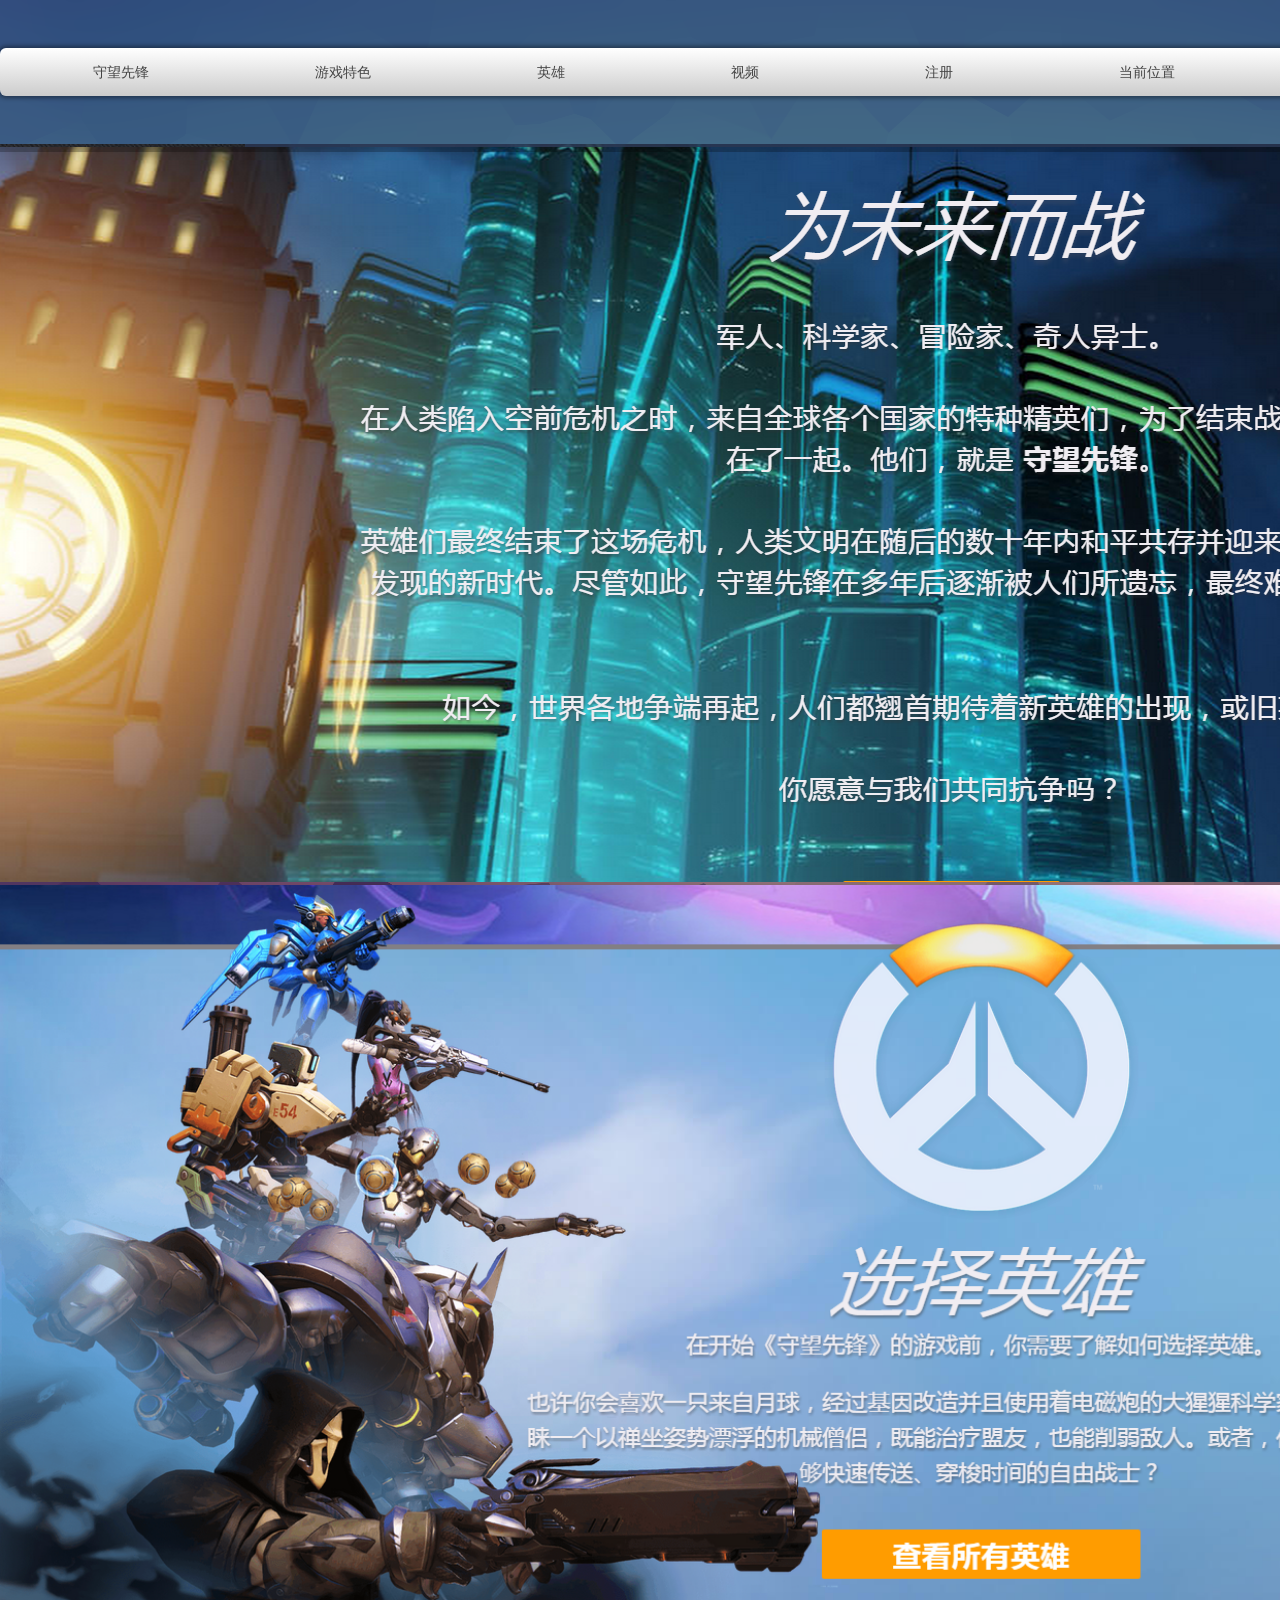
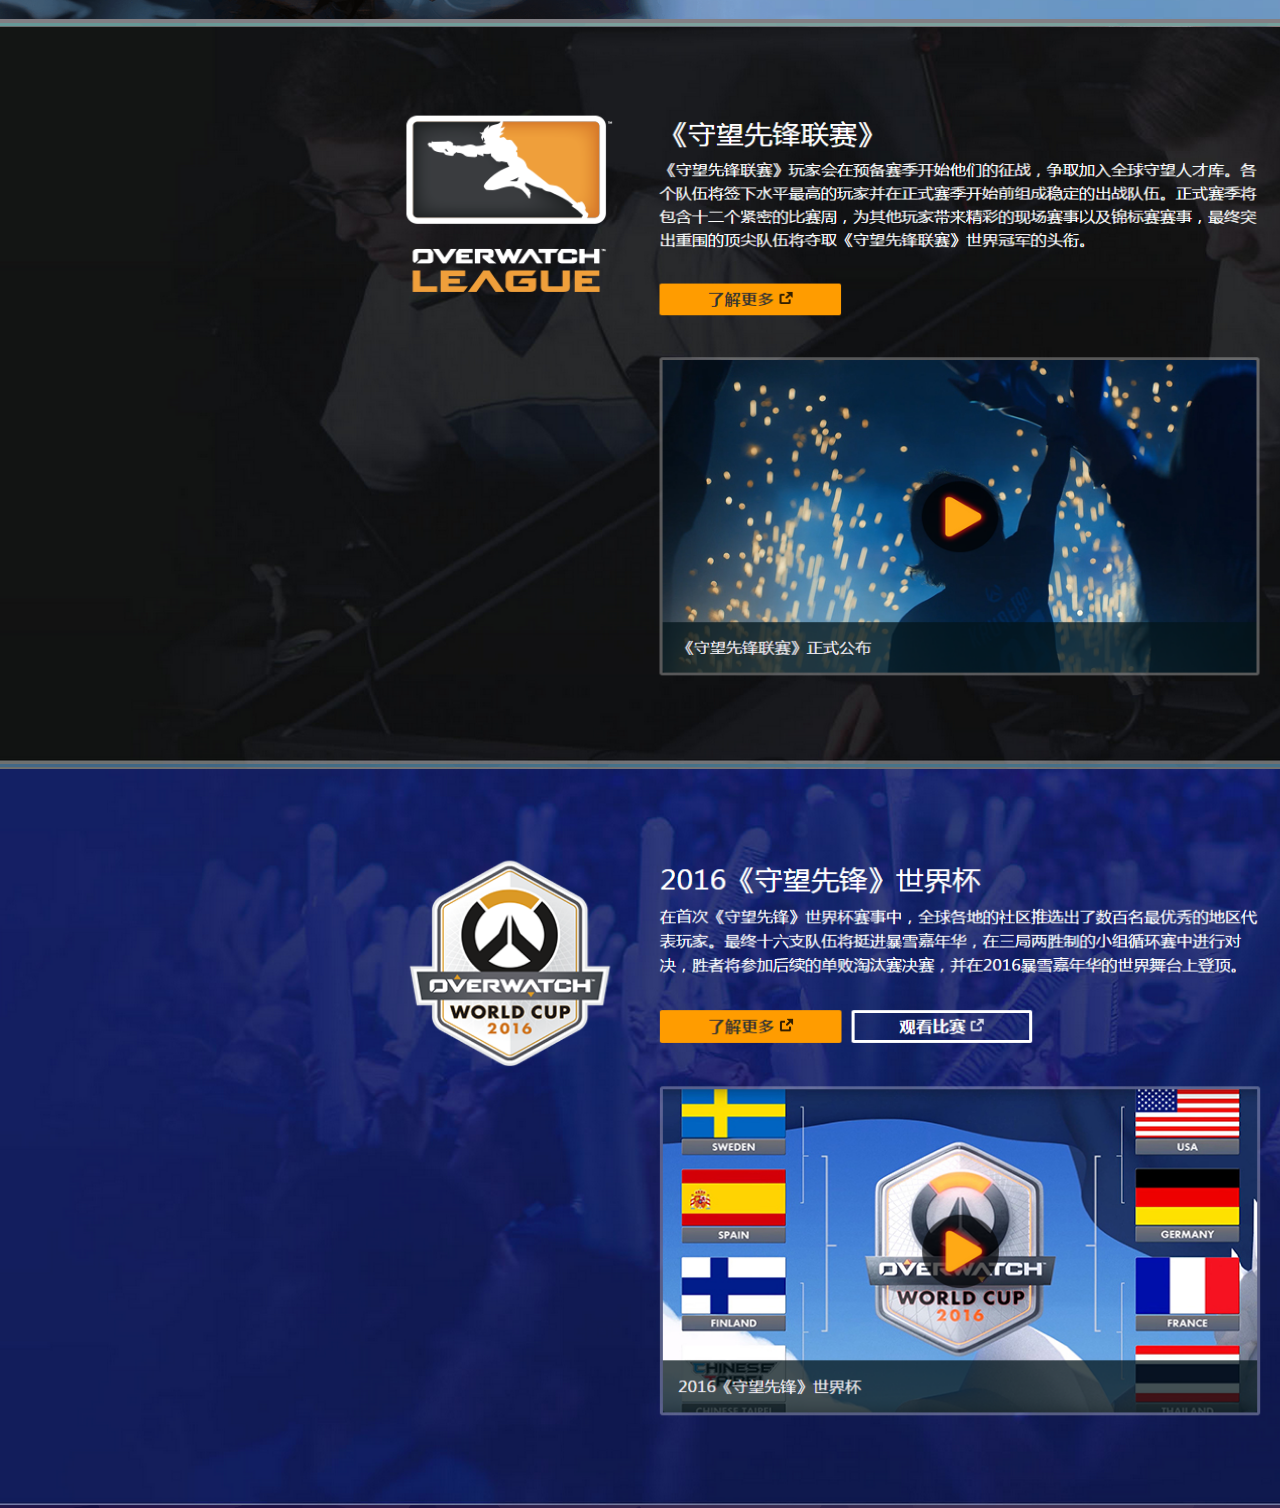
<file: index.html>
<!DOCTYPE html>
<html lang="en">
	<head>
		<meta charset="utf-8">
		<title>首页</title>

	</head>
    
<body>





	<div class="wrap">
		<!--//导航条 -->
		<link href="style.css" media="screen" rel="stylesheet"/>
	<nav>
		<ul class="menu">
			<li><a href="HTML5课程设计.html" >守望先锋</a></li>
			<li><a href="#">游戏特色</a>
				<ul>
					<li><a href="#">电子竞技</a></li>
                    <li><a href="#">地图</a></li>
				</ul>
			</li>
			<li><a href="#">英雄</a>
				<ul>
					<li><a href="#">英雄介绍</a></li>
					<li><a href="#">英雄分析</a></li>
				</ul>
			</li>
			<li><a href="#">视频</a>
				<ul>
					<li><a href="video.html">视频介绍</a></li>
					<li><a href="video2.html">精彩集锦</a></li>
				</ul>
			</li>
			<li><a href="#">注册</a>
				<ul>
					<li><a href="zhuce.html">会员注册</a></li>
					<li><a href="2.html">挑选英雄</a></li>
				</ul>
			</li>
			<li><a href="#">当前位置</a>
				<ul>
					<li><a href="geolocation.html">地理定位</a></li>
				</ul>
			</li>
			</ul>

		<div class="clearfix"></div>
	</nav>
	</div>
	<!--//导航条 -->
    <div><a href="qiehuan.html"></a></div>
    <div>
    <img src="photo1.PNG" width="1920" height="738" />
    <img src="photo2.PNG" width="1920" height="738" />
    <img src="photo3.PNG" width="1920" height="738" />
    <img src="photo4.PNG" width="1920" height="738" />
    </div>
</body>


</html>
</file>
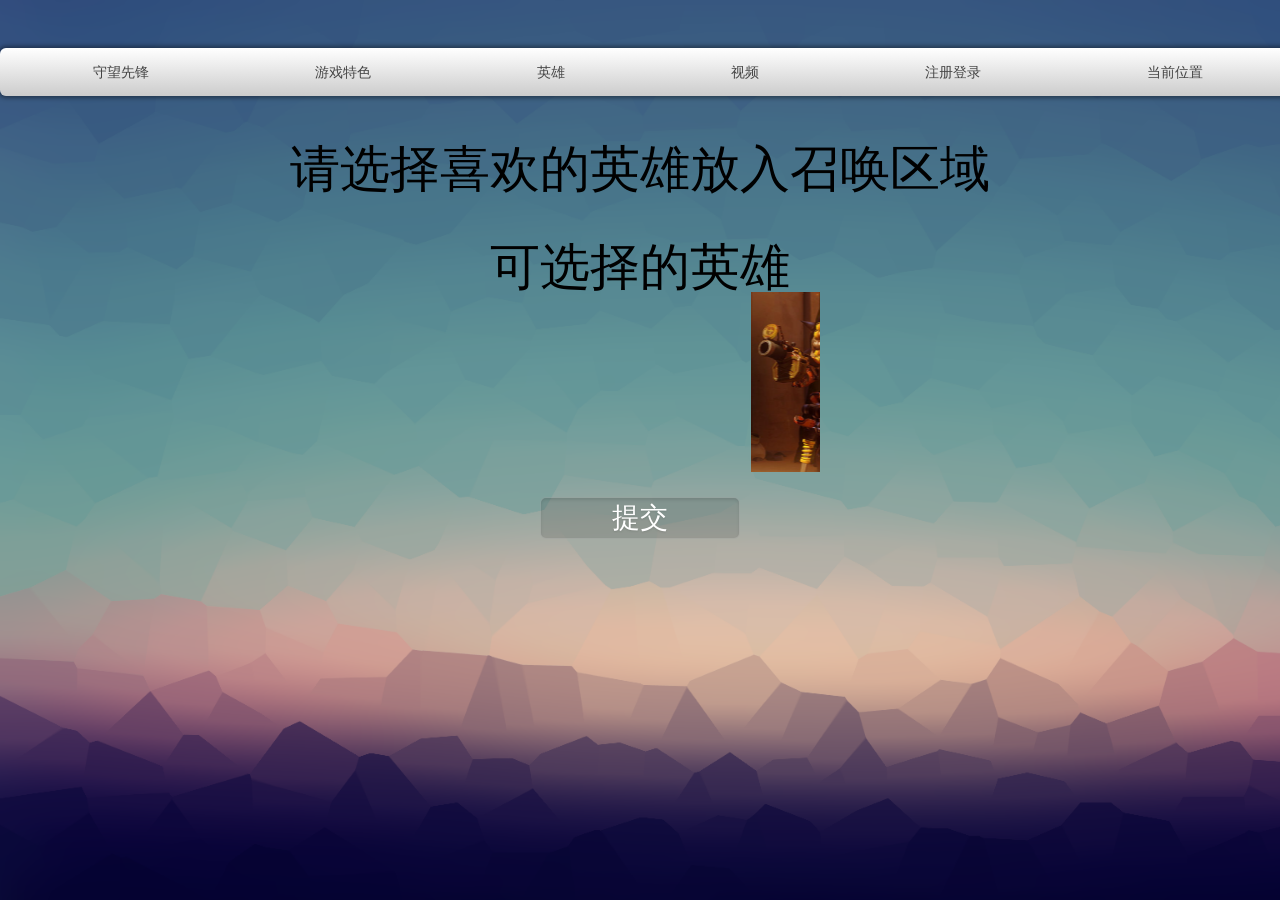
<file: 2.html>
<html>
<head>
<title>选择喜欢的英雄</title> 
<style type="text/css">
body{background-image:url(image/D.jpg);
background-size:cover; 
}

button {
    width: 200px;
    height: 42px;
    margin-top: 25px;
    padding: 0 15px;
    background: #2d2d2d; /* browsers that don't support rgba */
    background: rgba(45,45,45,.15);
    -moz-border-radius: 6px;
    -webkit-border-radius: 6px;
    border-radius: 6px;
    border: 1px solid #3d3d3d; /* browsers that don't support rgba */
    border: 1px solid rgba(255,255,255,.15);
    -moz-box-shadow: 0 2px 3px 0 rgba(0,0,0,.1) inset;
    -webkit-box-shadow: 0 2px 3px 0 rgba(0,0,0,.1) inset;
    box-shadow: 0 2px 3px 0 rgba(0,0,0,.1) inset;
    font-family: 'PT Sans', Helvetica, Arial, sans-serif;
    font-size: 28px;
    color: #FFF;
    text-shadow: 0 1px 2px rgba(0,0,0,.1);
    -o-transition: all .2s;
    -moz-transition: all .2s;
    -webkit-transition: all .2s;
    -ms-transition: all .2s;
}



</style>
<script>
function dragIt(target, e) {
    e.dataTransfer.setData('SpanImg', target.id);
}
function dropIt(target, e) {
    var id = e.dataTransfer.getData('SpanImg');
    target.appendChild(document.getElementById(id)); 
    e.preventDefault();
}
function trashIt(target, e) {
    var id = e.dataTransfer.getData('SpanImg');
    removeElement(id);
    e.preventDefault();
}
function removeElement(id)	{
    var d_node = document.getElementById(id);
    d_node.parentNode.removeChild(d_node);
}


	var speed=100; //设置滚动速度
	demo2.innerHTML=demo1.innerHTML //复制dome1为dome2
	function Marquee(){
	if(demo2.offsetTop-demo.scrollTop<=0) //当滚动至dome1与dome2交界时
	demo.scrollTop-=demo1.offsetHeight //dome跳到最顶端
	else{
	demo.scrollTop++
	}
	}
	var MyMar=setInterval(Marquee,speed) //设置定时器
	demo.onmouseover=function() {clearInterval(MyMar)}//鼠标移上时清除定时器达到滚动停止的目的
	demo.onmouseout=function() {MyMar=setInterval(Marquee,speed)}//鼠标移开时重设定时器，继续滚
	
	function tishi(){
		alert("操作成功")}
</script>
<script type="text/javascript">
var cnt=document.getElementById('container');
</script>
</head>
<body>
	<div class="wrap">
		<!--//导航条 -->
		<link href="style.css" media="screen" rel="stylesheet"/>
	<nav>
		<ul class="menu">
			<li><a href="logo.html" >守望先锋</a></li>
			<li><a href="#">游戏特色</a>
				<ul>
					<li><a href="3.html">电子竞技</a></li>
                    <li><a href="qiehuan.html">地图</a></li>
				</ul>
			</li>
			<li><a href="#">英雄</a>
				<ul>
					<li><a href="yingxiong.html">英雄介绍</a></li>
					<li><a href="#">英雄分析</a></li>
				</ul>
			</li>
			<li><a href="#">视频</a>
				<ul>
					<li><a href="video.html">视频介绍</a></li>
					<li><a href="video2.html">精彩集锦</a></li>
				</ul>
			</li>
			<li><a href="#">注册登录</a>
				<ul>
					<li><a href="zhuce.html">会员注册</a></li>
                    <li><a href="denglu.html">会员登录</a></li>
					<li><a href="2.html">挑选英雄</a></li>
				</ul>
			</li>
			<li><a href="#">当前位置</a>
				<ul>
					<li><a href="geolocation.html">地理定位</a></li>
				</ul>
			</li>
			</ul>

		<div class="clearfix"></div>
	</nav>
	</div>
<center>

<div width="100%" border="1" cellspacing=0 cellpadding=5>

			<p style="font-size:50px">请选择喜欢的英雄放入召唤区域</p>


	
		<div id="container" align="center" id="customA" ondrop="dropIt(this, event)" ondragenter="return false" ondragover="return false">    



			<span draggable="true" id="A" ondragstart="dragIt(this, event)">&nbsp;</span>
		</div>

	
    	
		    
			
		

	
</div>
<br>
<br>
<table width="100%" border="0" cellspacing=0 cellpadding=5 >
	<tr>
		<td align="center">
			<p style="font-size:50px">可选择的英雄</p>
		</td>
	</tr>
	<tr>
		<td  align="center" width="360" height="180" valign="bottom" align="left" id="holder" ondrop="dropIt(this, event)" ondragenter="return false" ondragover="return false">
        <marquee behavior='scroll' scrollamount="5" loop="-1" direction="left" width="360" height="180" scrolldelay="0" onMouseOver="this.stop()" onMouseOut="this.start()">
			<span draggable="true" id="1" ondragstart="dragIt(this, event)"><img src="image/1.jpg" style="width:180px;height:180px"></span>
			<span draggable="true" id="2" ondragstart="dragIt(this, event)"><img src="image/2.jpg" style="width:180px;height:180px"></span>
			<span draggable="true" id="3" ondragstart="dragIt(this, event)"><img src="image/3.jpg" style="width:180px;height:180px"></span>
			<span draggable="true" id="4" ondragstart="dragIt(this, event)"><img src="image/4.jpg" style="width:180px;height:180px"></span> 
			<span draggable="true" id="5" ondragstart="dragIt(this, event)"><img src="image/5.jpg" style="width:180px;height:180px"></span> 
			<span draggable="true" id="6" ondragstart="dragIt(this, event)"><img src="image/6.jpg"  style="width:180px;height:180px"></span> 
			<span draggable="true" id="7" ondragstart="dragIt(this, event)"><img src="image/7.jpg" style="width:180px;height:180px"></span> 
			<span draggable="true" id="8" ondragstart="dragIt(this, event)"><img src="image/8.jpg"  style="width:180px;height:180px"></span> 
			<span draggable="true" id="9" ondragstart="dragIt(this, event)"><img src="image/9.jpg" style="width:180px;height:180px"></span> 
			<span draggable="true" id="10" ondragstart="dragIt(this, event)"><img src="image/10.jpg"  style="width:180px;height:180px"></span> 
			<span draggable="true" id="11" ondragstart="dragIt(this, event)"><img src="image/11.jpg"  style="width:180px;height:180px"></span>  
            <span draggable="true" id="11" ondragstart="dragIt(this, event)"><img src="image/12.jpg" style="width:180px;height:180px"></span>  
            <span draggable="true" id="11" ondragstart="dragIt(this, event)"><img src="image/13.jpg" style="width:180px;height:180px"></span>  
            <span draggable="true" id="11" ondragstart="dragIt(this, event)"><img src="image/14.jpg" style="width:180px;height:180px"></span>  
            <span draggable="true" id="11" ondragstart="dragIt(this, event)"><img src="image/15.jpg" style="width:180px;height:180px"></span>  
            <span draggable="true" id="11" ondragstart="dragIt(this, event)"><img src="image/16.png"  style="width:180px;height:180px"></span>  
            <span draggable="true" id="11" ondragstart="dragIt(this, event)"><img src="image/17.jpg" style="width:180px;height:180px"></span>  
            <span draggable="true" id="11" ondragstart="dragIt(this, event)"><img src="image/18.jpg" style="width:180px;height:180px"></span>  
            <span draggable="true" id="11" ondragstart="dragIt(this, event)"><img src="image/19.jpg" style="width:180px;height:180px"></span>  
            <span draggable="true" id="11" ondragstart="dragIt(this, event)"><img src="image/20.jpg" style="width:180px;height:180px"></span>  
            <span draggable="true" id="11" ondragstart="dragIt(this, event)"><img src="image/21.jpg" style="width:180px;height:180px"></span>  
            <span draggable="true" id="11" ondragstart="dragIt(this, event)"><img src="image/22.jpg" style="width:180px;height:180px"></span>  
            </marquee>
		</td>

	</tr>
    <tr><td align="center"><button type="submit" name="button" onClick="tishi()">提交</td></tr>
</table>
</center>
</body>
</html>
</file>
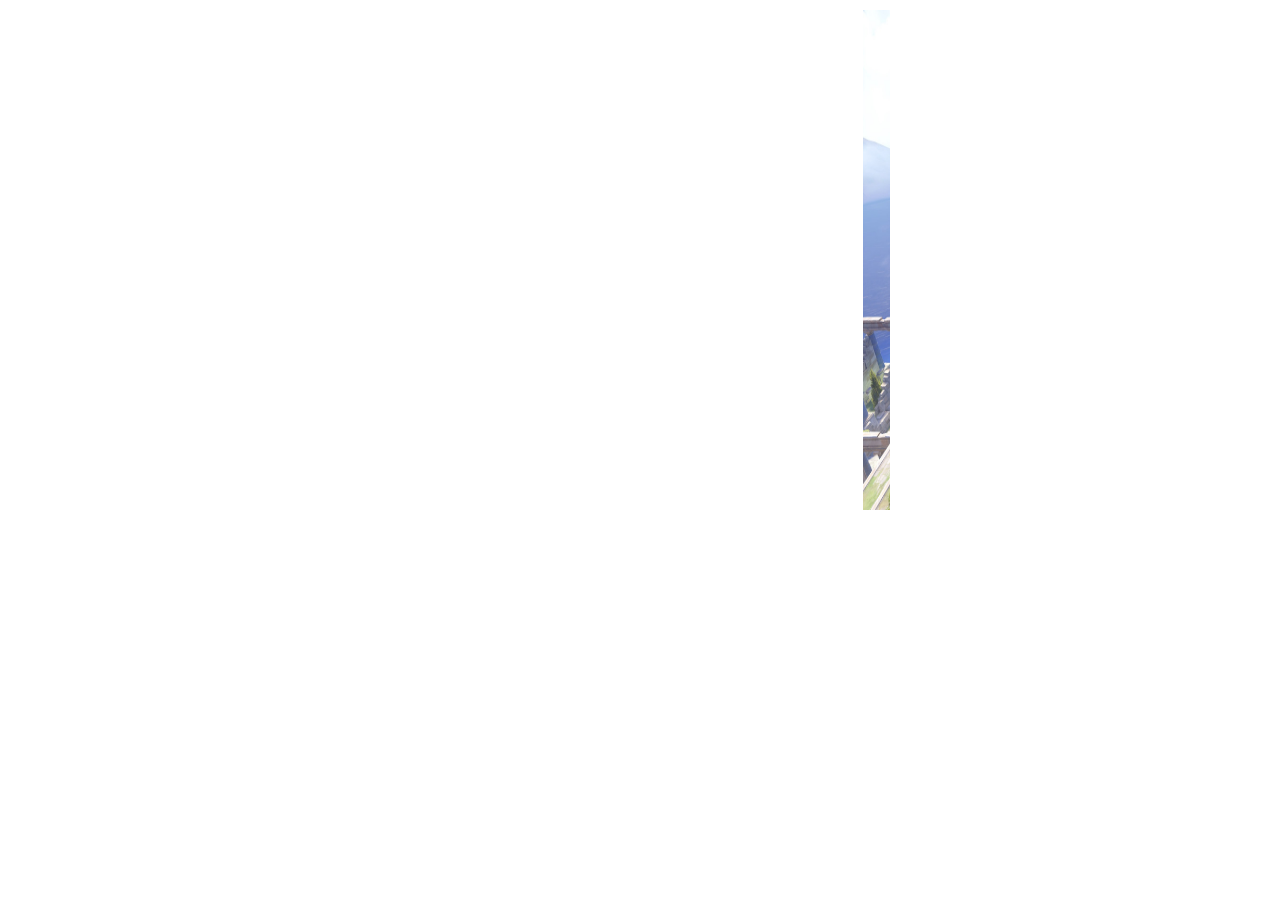
<file: gundong.html>
<!DOCTYPE html PUBLIC "-//W3C//DTD XHTML 1.0 Transitional//EN" "http://www.w3.org/TR/xhtml1/DTD/xhtml1-transitional.dtd">
<html xmlns="http://www.w3.org/1999/xhtml">
<head>
<SCRIPT language="JavaScript">
	var speed=80; //设置滚动速度
	demo2.innerHTML=demo1.innerHTML //复制dome1为dome2
	function Marquee(){
	if(demo2.offsetTop-demo.scrollTop<=0) //当滚动至dome1与dome2交界时
	demo.scrollTop-=demo1.offsetHeight //dome跳到最顶端
	else{
	demo.scrollTop++
	}
	}
	var MyMar=setInterval(Marquee,speed) //设置定时器
	demo.onmouseover=function() {clearInterval(MyMar)}//鼠标移上时清除定时器达到滚动停止的目的
	demo.onmouseout=function() {MyMar=setInterval(Marquee,speed)}//鼠标移开时重设定时器，继续滚动
</SCRIPT> 
</head>

<body >
<table align=center cellpadding=0 cellspace=0 border=0>
<tr>
<td height="186" valign="top"><marquee behavior='scroll' scrollamount="2" loop="-1" direction="left" width="500" height="500" scrolldelay="0" onmouseover="this.stop()" onmouseout="this.start()">
<img src="image/A.jpg" width="500" height="500" />
<img src="image/B.jpg" width="500" height="500" />
<img src="image/C.jpg" width="500" height="500"/>
</marquee></td></tr></table>
</body>
</html>
</file>
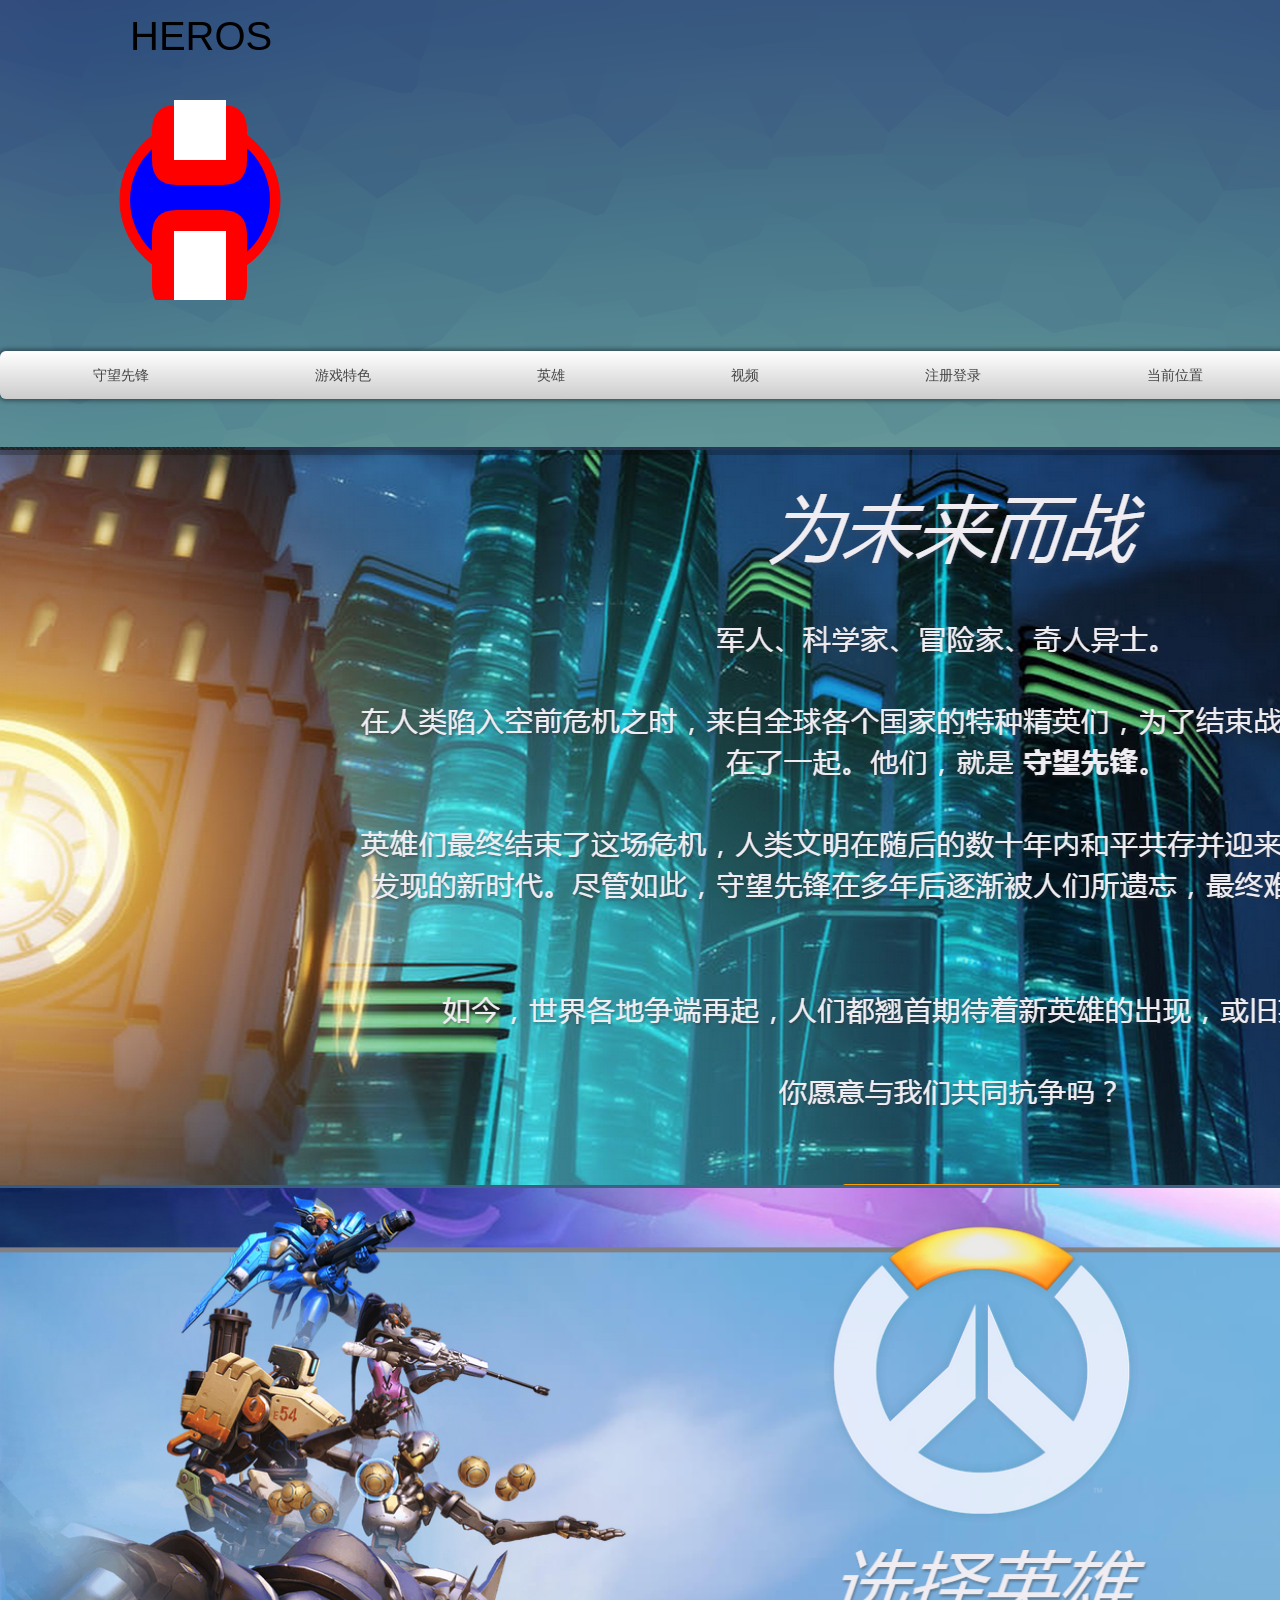
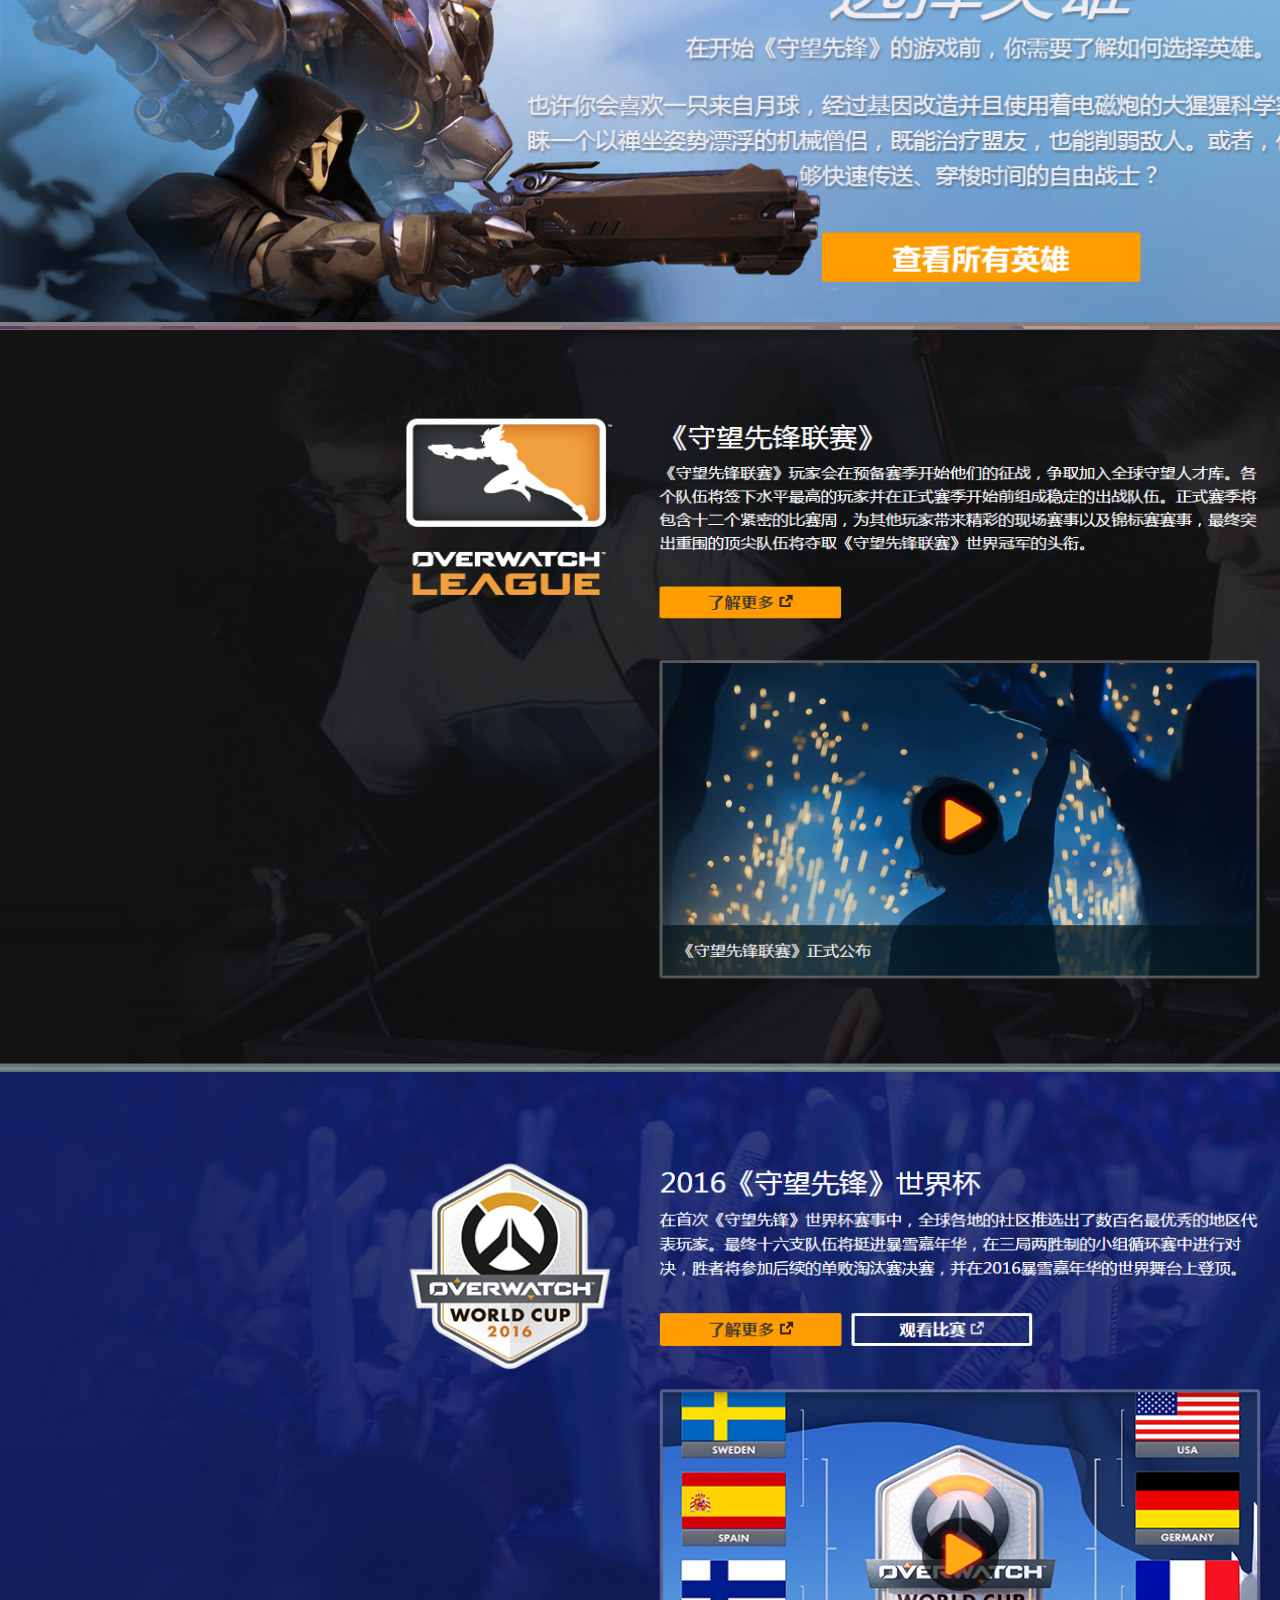
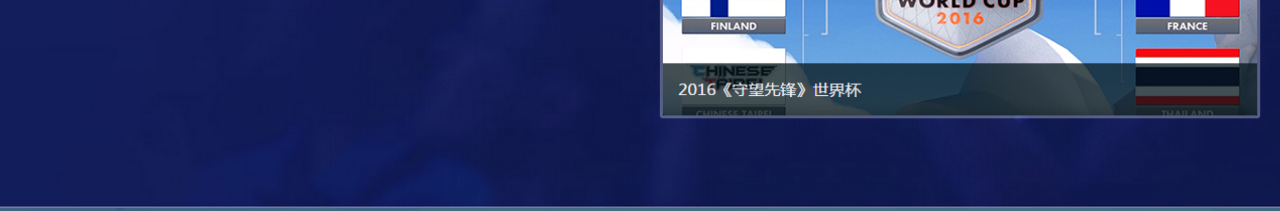
<file: logo.html>
<!doctype html>
<html>
<head>
<meta charset="gb2312">

	<script type="text/javascript">
	function draw(){
		var ctx = document.getElementById('mycanvas').getContext("2d");
		ctx.font="40px Arial";
		ctx.fillText("HEROS",130,50);
		ctx.beginPath();
		
		//�⻷
		ctx.beginPath();
		ctx.strokeStyle="#ff0000";
		ctx.arc(200,200,80,0,Math.PI*2,false);
		ctx.fillStyle="#ff0000";
		ctx.stroke();
		ctx.fill();
		ctx.beginPath();
		ctx.arc(200,200,70,0,Math.PI*2,false);
		ctx.stroke();
		ctx.fillStyle="blue";
		ctx.fill();
		
		//��������Ŀڣ���Բ�Ǿ��Σ�
		ctx.beginPath();
		ctx.fillStyle="red";
		roundRect(ctx,152,105,95,80,25,true,false);
		ctx.beginPath();
		//��־����ġ��ڡ�
		ctx.fillStyle="#FFFFFF";
		ctx.fillRect(174,100,52,60);
		ctx.beginPath();

		//����������Ŀڣ���Բ�Ǿ��Σ�
		ctx.fillStyle="red";
		roundRect(ctx,152,210,95,100,25,true,false);
		ctx.beginPath();
		//��־����ġ��ڡ�
		ctx.fillStyle="#FFFFFF";
		ctx.fillRect(174,231,52,100);
		ctx.beginPath();
}
	function roundRect(ctx, x, y, width, height, radius, fill, stroke) {
		if (typeof stroke == "undefined" ) {
			stroke = true;
		}
		if (typeof radius === "undefined") {
			radius = 5;
		}
		ctx.beginPath();
		ctx.moveTo(x + radius, y);
		ctx.lineTo(x + width - radius, y);
		ctx.quadraticCurveTo(x + width, y, x + width, y + radius);
		ctx.lineTo(x + width, y + height - radius);
		ctx.quadraticCurveTo(x + width, y + height, x + width - radius, y + height);
		ctx.lineTo(x + radius, y + height);
		ctx.quadraticCurveTo(x, y + height, x, y + height - radius);
		ctx.lineTo(x, y + radius);
		ctx.quadraticCurveTo(x, y, x + radius, y);
		ctx.closePath();
		if (stroke) {
			ctx.stroke();
		}
		if (fill) {
			ctx.fill();
		}        
	}


		window.addEventListener("load",draw,true);
	</script>

                                                                                                                                                                                                                       <!DOCTYPE html>
<html lang="en">
	<head>
		<meta charset="utf-8">
		<title>�����ȷ���ҳ</title>

	</head>
    
<body>


<canvas id="mycanvas" width="300px" height="300px"> 
</canvas>


	<div class="wrap">
		<!--//������ -->
		<link href="style.css" media="screen" rel="stylesheet"/>
	<nav>
		<ul class="menu">
			<li><a href="logo.html" >�����ȷ�</a></li>
			<li><a href="#">��Ϸ��ɫ</a>
				<ul>
					<li><a href="3.html">���Ӿ���</a></li>
                    <li><a href="qiehuan.html">��ͼ</a></li>
				</ul>
			</li>
			<li><a href="#">Ӣ��</a>
				<ul>
					<li><a href="yingxiong.html">Ӣ�۽���</a></li>
					<li><a href="#">Ӣ�۷���</a></li>
				</ul>
			</li>
			<li><a href="#">��Ƶ</a>
				<ul>
					<li><a href="video.html">��Ƶ����</a></li>
					<li><a href="video2.html">���ʼ���</a></li>
				</ul>
			</li>
			<li><a href="#">ע���¼</a>
				<ul>
					<li><a href="zhuce.html">��Աע��</a></li>
                    <li><a href="denglu.html">��Ա��¼</a></li>
					<li><a href="2.html">��ѡӢ��</a></li>
				</ul>
			</li>
			<li><a href="#">��ǰλ��</a>
				<ul>
					<li><a href="geolocation.html">������λ</a></li>
				</ul>
			</li>
			</ul>

		<div class="clearfix"></div>
	</nav>
	</div>
	<!--//������ -->
    
    <div>
    <img src="photo1.PNG" width="1920" height="738" />
    <img src="photo2.PNG" width="1920" height="738" />
    <img src="photo3.PNG" width="1920" height="738" />
    <img src="photo4.PNG" width="1920" height="738" />
    </div>
</body>


</html>
</file>
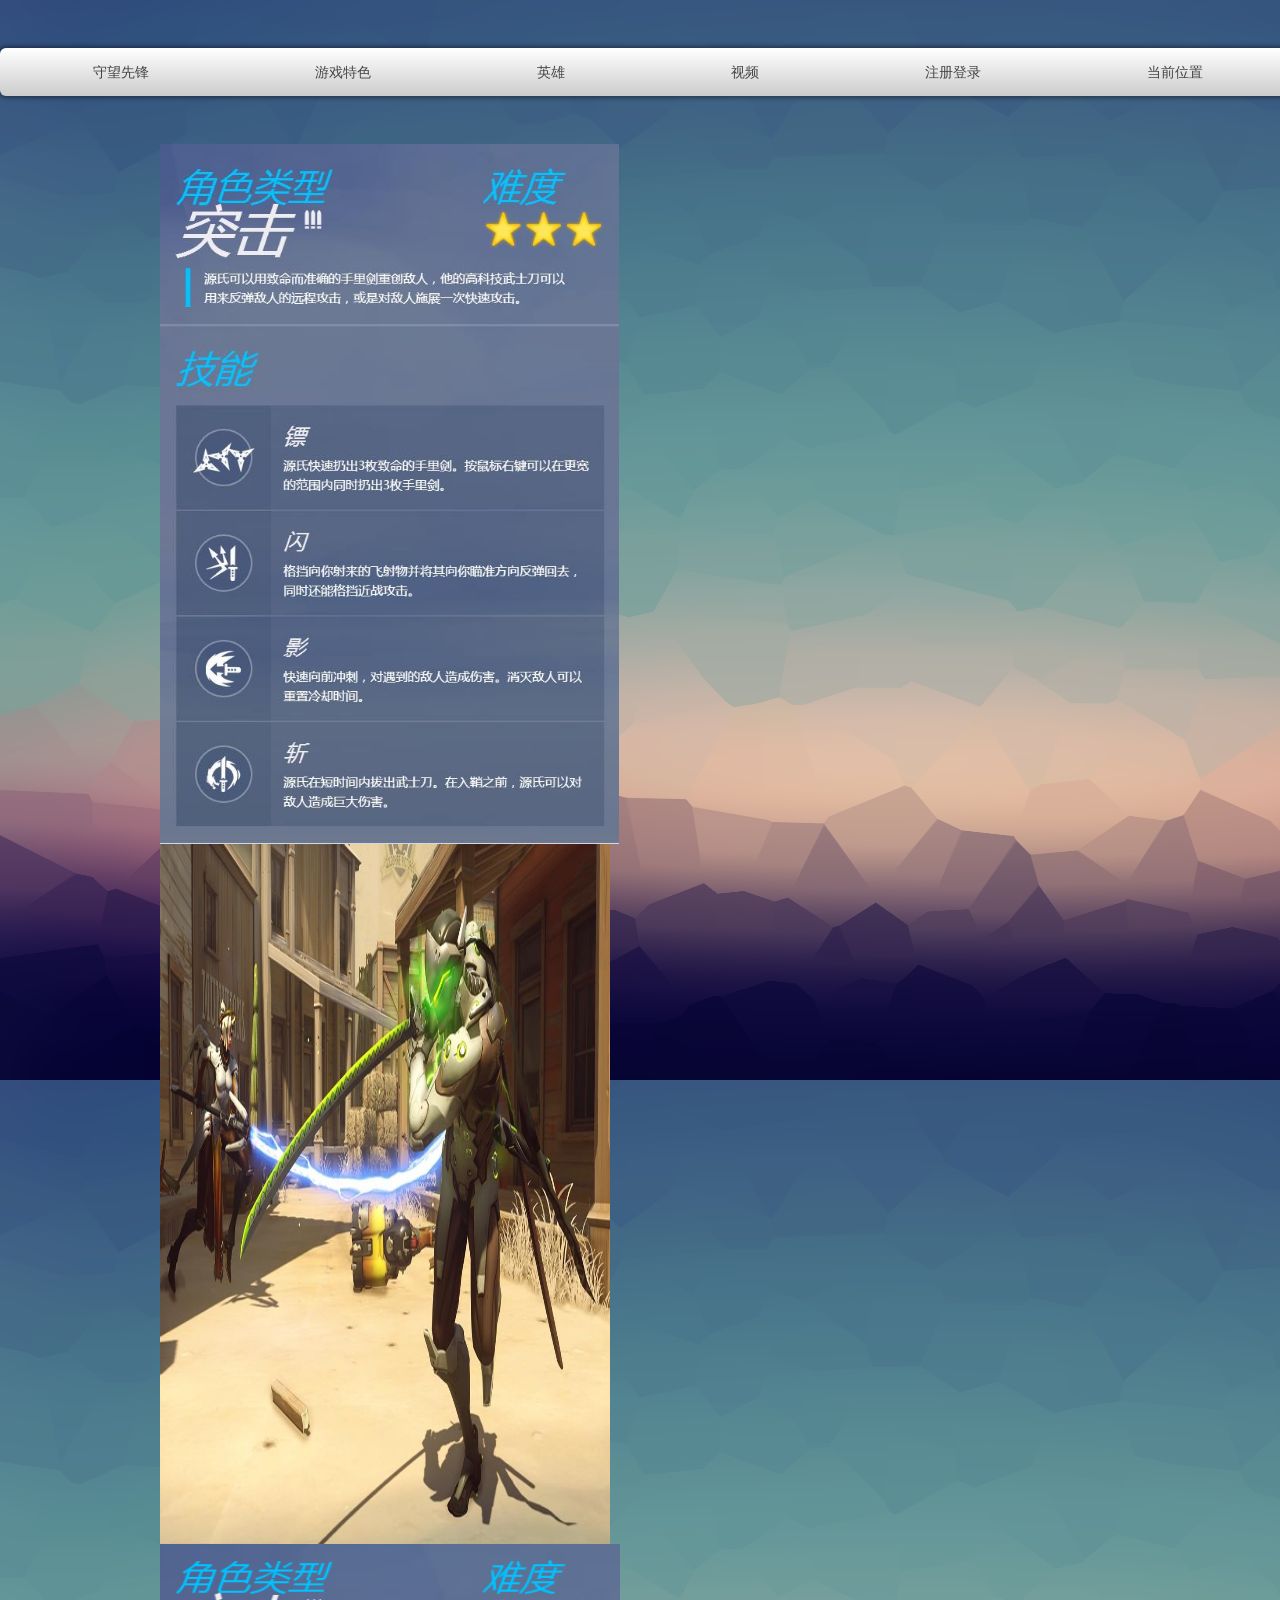
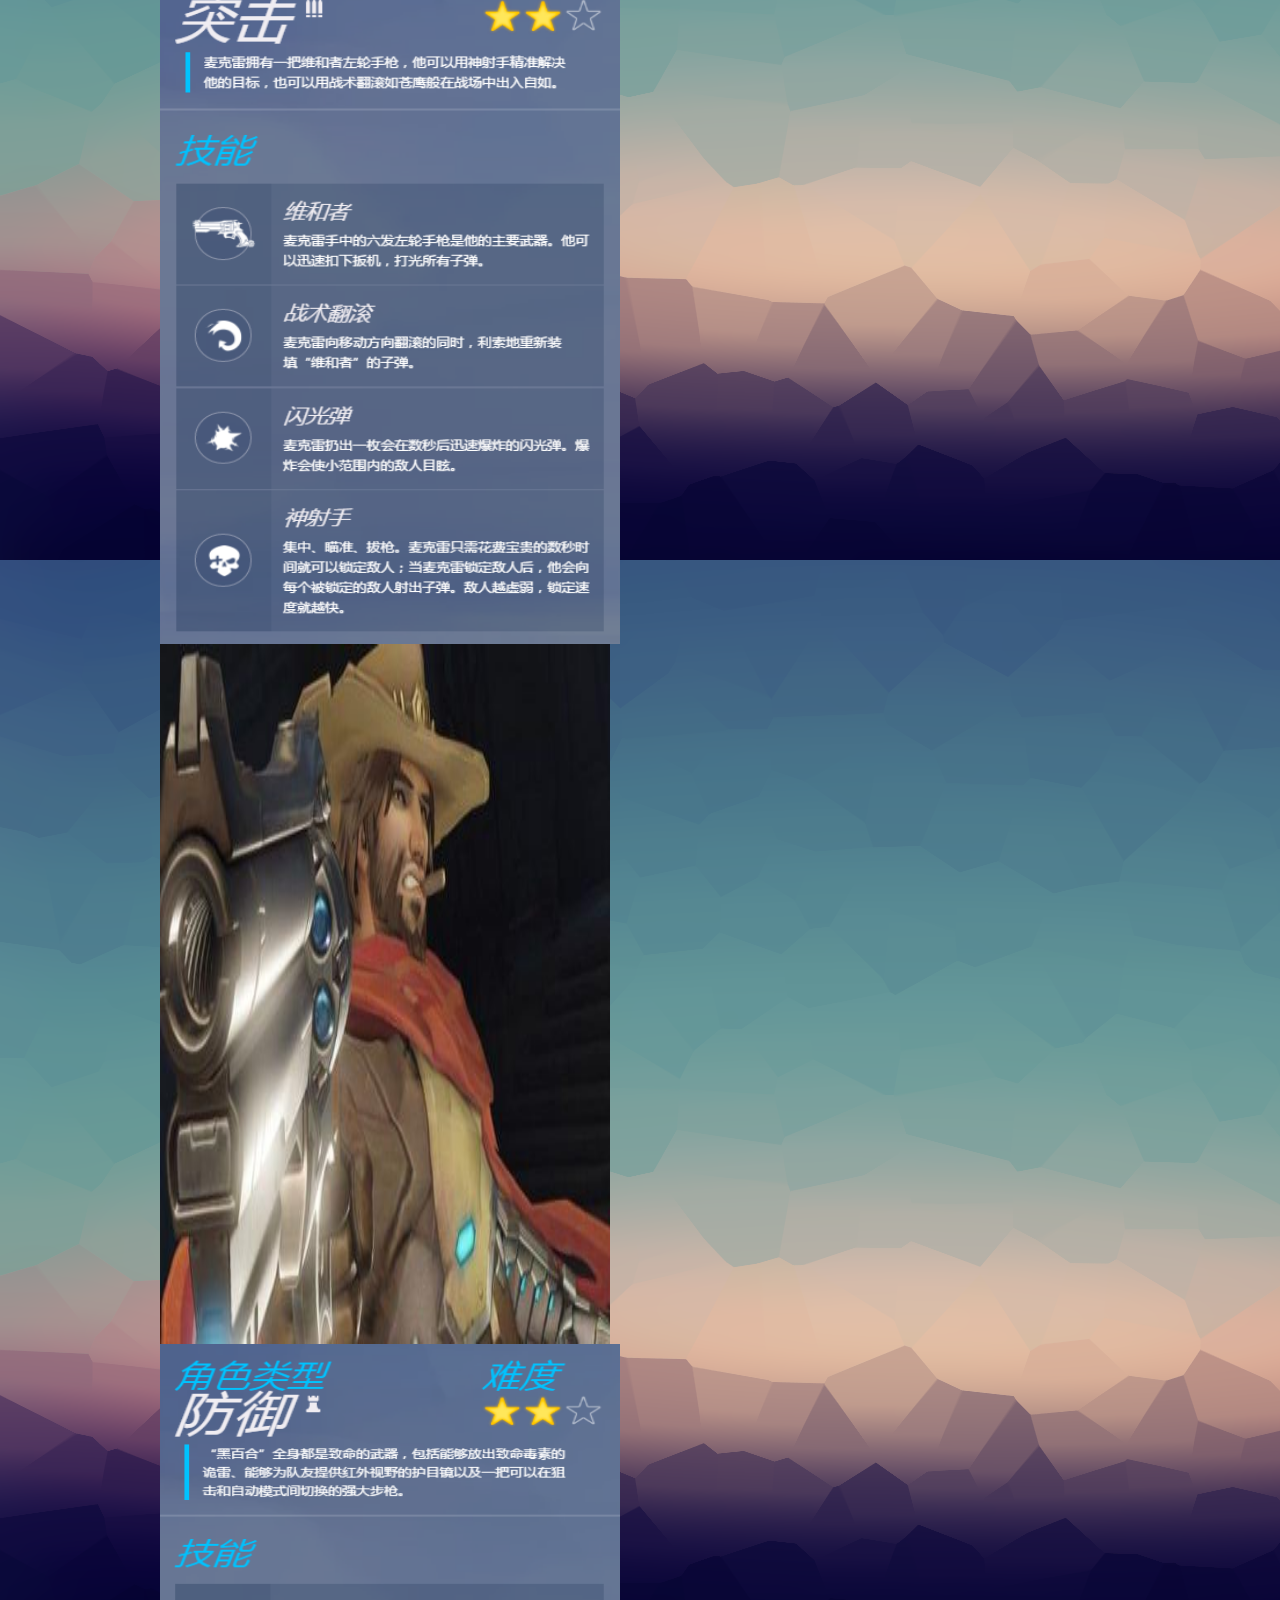
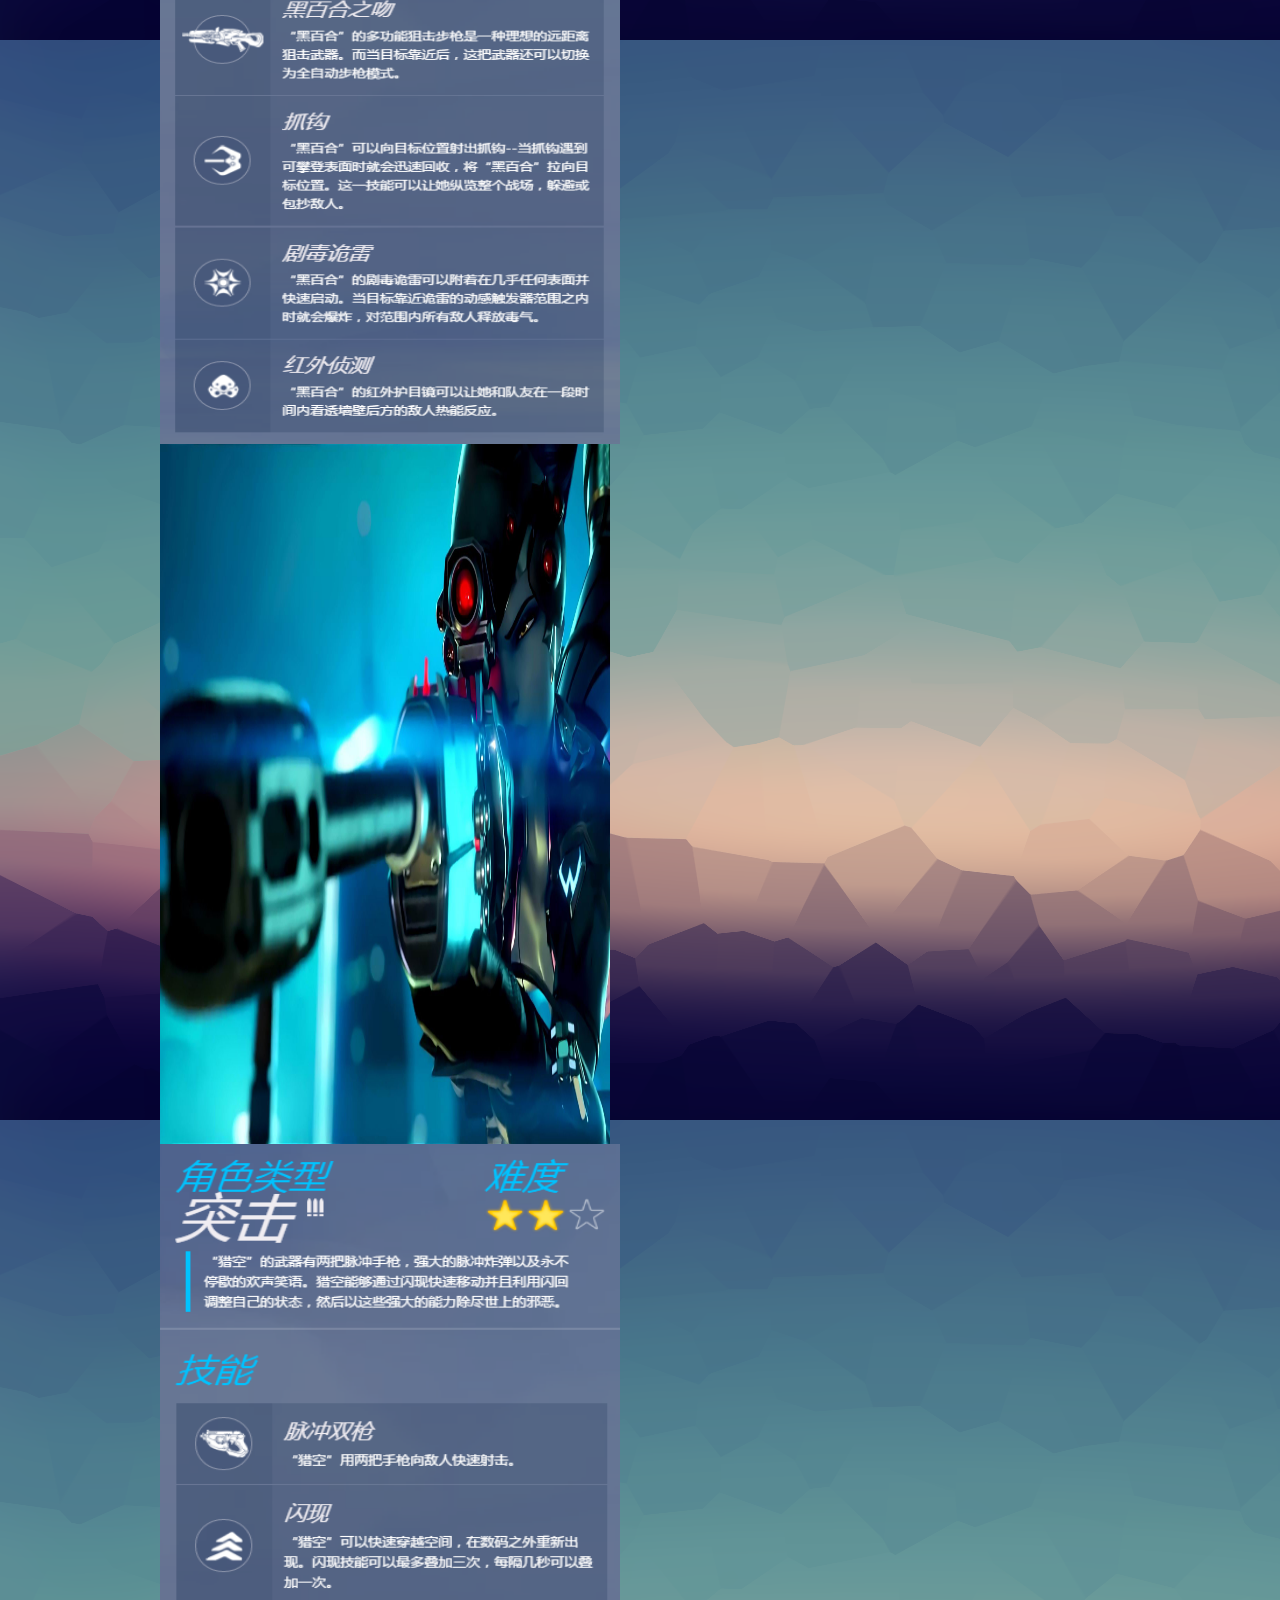
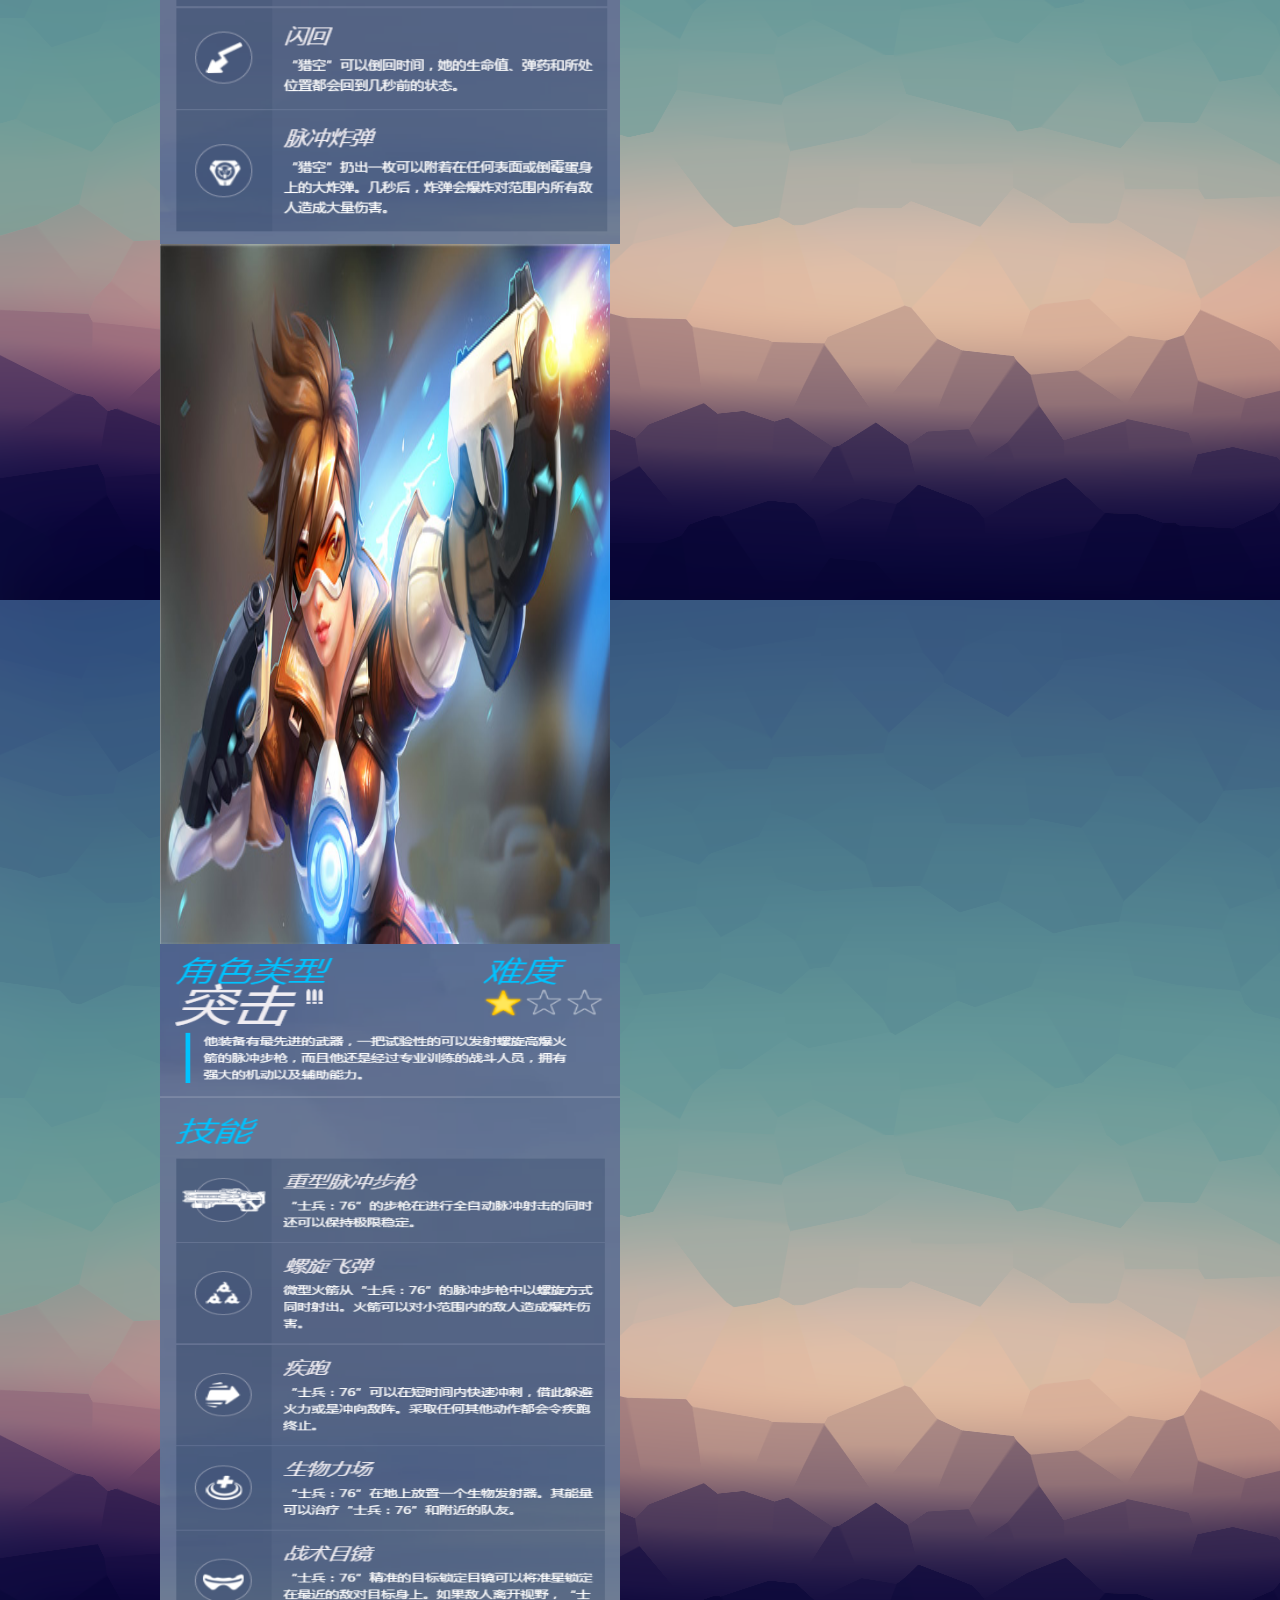
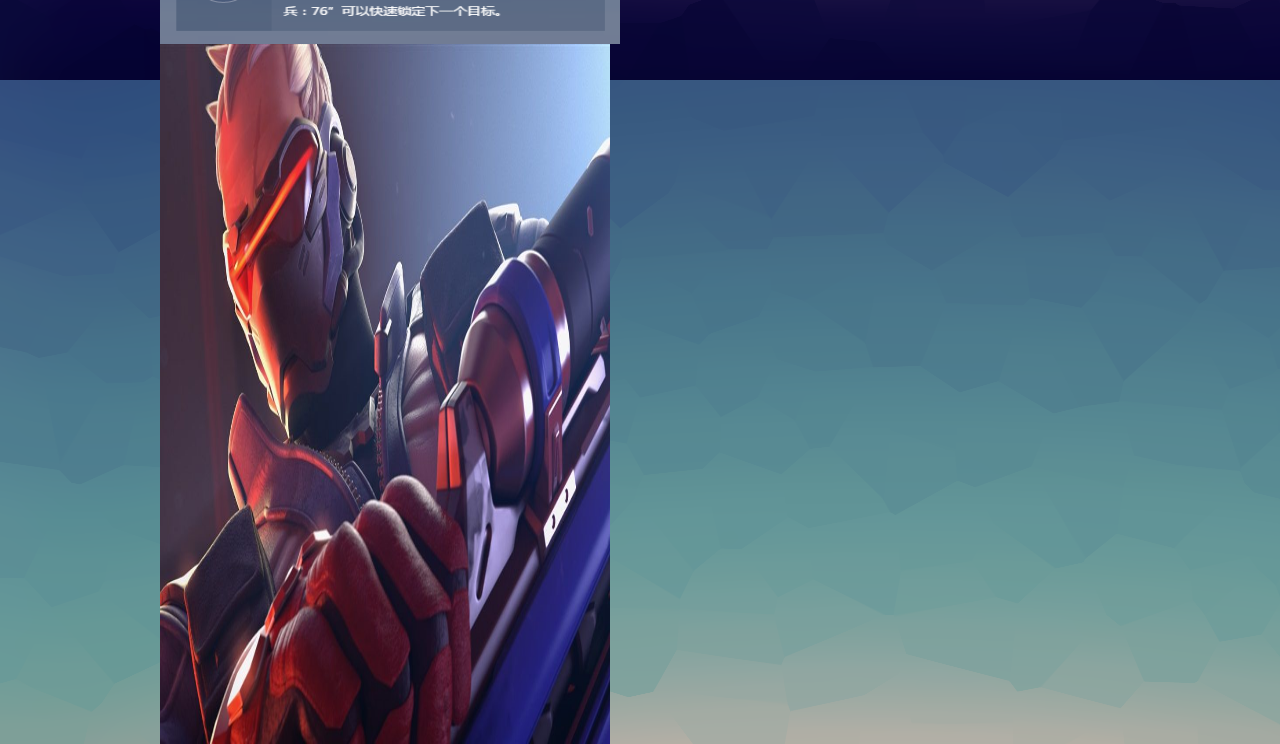
<file: yingxiong.html>
<!DOCTYPE html PUBLIC "-//W3C//DTD XHTML 1.0 Transitional//EN" "http://www.w3.org/TR/xhtml1/DTD/xhtml1-transitional.dtd">
<html xmlns="http://www.w3.org/1999/xhtml">
<head>
<meta http-equiv="Content-Type" content="text/html; charset=utf-8" />
<title>无标题文档</title>
<style type="text/css">
div{
	border:100px}
</style>
</head>

<body>
	<div class="wrap">
		<!--//导航条 -->
		<link href="style.css" media="screen" rel="stylesheet"/>
	<nav>
		<ul class="menu">
			<li><a href="logo.html" >守望先锋</a></li>
			<li><a href="#">游戏特色</a>
				<ul>
					<li><a href="3.html">电子竞技</a></li>
                    <li><a href="qiehuan.html">地图</a></li>
				</ul>
			</li>
			<li><a href="#">英雄</a>
				<ul>
					<li><a href="yingxiong.html">英雄介绍</a></li>
					<li><a href="#">英雄分析</a></li>
				</ul>
			</li>
			<li><a href="#">视频</a>
				<ul>
					<li><a href="video.html">视频介绍</a></li>
					<li><a href="video2.html">精彩集锦</a></li>
				</ul>
			</li>
			<li><a href="#">注册登录</a>
				<ul>
					<li><a href="zhuce.html">会员注册</a></li>
                    <li><a href="denglu.html">会员登录</a></li>
					<li><a href="2.html">挑选英雄</a></li>
				</ul>
			</li>
			<li><a href="#">当前位置</a>
				<ul>
					<li><a href="geolocation.html">地理定位</a></li>
				</ul>
			</li>
			</ul>

		<div class="clearfix"></div>
        </nav>
	</div>
       
        
	
    <div align="center"><div align="left" style="width:75%"><img src="00.jpg" style="height:700px"><img style="width:470px"/><img src="124.jpg" style="height:700px; width:450px"></div></div>
    <div align="center"><div align="left" style="width:75%"><img src="125.png" style="height:700px; width:460px"><img style="width:470px"/><img src="127.jpg" style="height:700px; width:450px"></div></div>
    <div align="center"><div align="left" style="width:75%"><img src="126.png" style="height:700px; width:460px"><img style="width:470px"/><img src="128.jpg" style="height:700px; width:450px"></div></div>
     <div align="center"><div align="left" style="width:75%"><img src="129.png" style="height:700px; width:460px"><img style="width:470px"/><img src="132.jpg" style="height:700px; width:450px"></div></div>
      <div align="center"><div align="left" style="width:75%"><img src="130.png" style="height:700px; width:460px"><img style="width:470px"/><img src="131.jpg" style="height:700px; width:450px"></div></div>
   
</body>
</html>
</file>
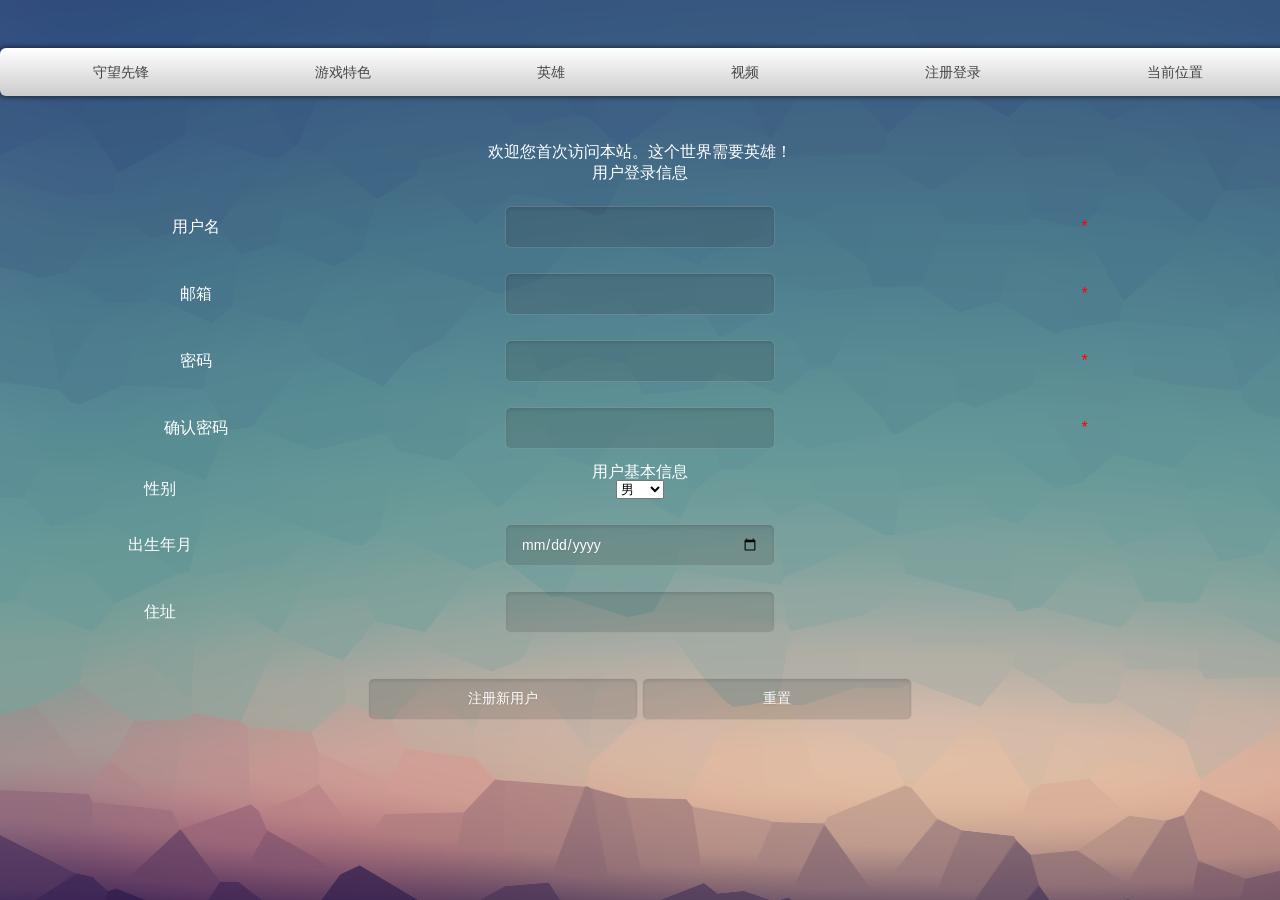
<file: zhuce.html>
<html>
<title>守望先锋注册系统</title> 
<head> 
	<style type="text/css">
	body {
    background: #f8f8f8;
    text-align: center;
    color: #fff;
	font-family:Microsoft YaHei,Segoe UI,Tahoma,Arial,Verdana,sans-serif;
}


td{
	text-align:center;
	}


input {
    width: 270px;
    height: 42px;
    margin-top: 25px;
    padding: 0 15px;
    background: #2d2d2d; /* browsers that don't support rgba */
    background: rgba(45,45,45,.15);
    -moz-border-radius: 6px;
    -webkit-border-radius: 6px;
    border-radius: 6px;
    border: 1px solid #3d3d3d; /* browsers that don't support rgba */
    border: 1px solid rgba(255,255,255,.15);
    -moz-box-shadow: 0 2px 3px 0 rgba(0,0,0,.1) inset;
    -webkit-box-shadow: 0 2px 3px 0 rgba(0,0,0,.1) inset;
    box-shadow: 0 2px 3px 0 rgba(0,0,0,.1) inset;
    font-family: 'PT Sans', Helvetica, Arial, sans-serif;
    font-size: 14px;
    color: #fff;
    text-shadow: 0 1px 2px rgba(0,0,0,.1);
    -o-transition: all .2s;
    -moz-transition: all .2s;
    -webkit-transition: all .2s;
    -ms-transition: all .2s;
}







    </style>
    <meta charset="utf-8" />
  
    
    <script type="text/javascript">  //保存数据到本地
    var  username, email; //全局变量
	function count(){
		var count
	if(localStorage.getItem("count")==null)
		count=1
	else
	    count=parseInt(localStorage.getItem("count"))+1;
	if(count>1)
        document.getElementById('mess').innerHTML = "您已是第" + (count-1)+"次访问本站点了。" + "您已经拒绝我们" + (count-1) + "次了，这个世界需要英雄！";
      else
        document.getElementById('mess').innerHTML = "欢迎您首次访问本站。这个世界需要英雄！";
	localstorage.setItem("count",count);
	
	if(localStorage.getItem("username")==null);
	else{	
		username= localStorage.getItem("username");
		document.getElementById('username').value=username;}
	
	if(localStorage.getItem("email")==null);
	else{
		email=localStorage.getItem("email");
		document.getElementById('email').value=email;}
	
	}
		window.onbeforeunload = function () {
		username = document.getElementById('username').value;
		email = document.getElementById('email').value;
		if( username != undefined )
				localStorage.setItem("username", username);
		if( email != undefined )
				localStorage.setItem("email", email);
	}
	window.addEventListener("load",count,true);
																														
	
    //验证密码强度
    function checkStrength()
    {
        var strength = document.getElementById("strength");
        var psw1 = document.getElementById("psw1").value;
        var length = psw1.length;
        if (length>=1&&length<3)
        {
            strength.innerHTML="弱";
        }
        else if(length>=3&&length<6)
        {
            strength.innerHTML="中";
        }
        else
        {
            strength.innerHTML="强";
        }
    }
    //验证两次输入密码是否一致
    function checkPSW()
    {
        var psw1 = document.getElementById("psw1").value;
        var psw2 = document.getElementById("psw2").value;
        var pswInfo = document.getElementById("pswInfo");
        if(psw1!=psw2)
        {
            pswInfo.innerHTML='两次输入的密码必须一致';
        }
    }
    //注册方法	
var db = openDatabase('contactdb','','local database demo',204800); 
    function reg()
    {	
	
        var username = document.getElementById("username").value;
        var email = document.getElementById("email").value;
        var gender = document.getElementById("gender").value;
       
        var address = document.getElementById("address").value;	
		var password = document.getElementById("psw1").value;
			var time = new Date().getTime();  
		db.transaction(function(tx){  
			tx.executeSql('insert into zhuce1 values(?,?,?,?,?,?)',[username,email,password,gender,address,time],onSuccess,onError);  
		});  

    }
 
	//sql语句执行失败后执行的回调函数  

		function loadAll(){    
		db.transaction(function(tx){  
			//如果数据表不存在，则创建数据表  
			tx.executeSql('create table if not exists zhuce1(name text,email text,password int,gender text,address text,createtime INTEGER)',[]);  
			//查询所有联系人记录  
			 
		});  
	}  
		function onSuccess(tx,rs){  
		alert("操作成功");  
		loadAll();  
	} 
		function onError(tx,error){  
		alert("操作失败，失败信息："+ error.message);  
	} 

    </script>
</head>
<body style="text-align:center;" onLoad="loadAll()">
<div class="wrap">
		<!--//导航条 -->
		<link href="style.css" media="screen" rel="stylesheet"/>
	<nav>
		<ul class="menu">
			<li><a href="logo.html" >守望先锋</a></li>
			<li><a href="#">游戏特色</a>
				<ul>
					<li><a href="3.html">电子竞技</a></li>
                    <li><a href="qiehuan.html">地图</a></li>
				</ul>
			</li>
			<li><a href="#">英雄</a>
				<ul>
					<li><a href="yingxiong.html">英雄介绍</a></li>
					<li><a href="#">英雄分析</a></li>
				</ul>
			</li>
			<li><a href="#">视频</a>
				<ul>
					<li><a href="video.html">视频介绍</a></li>
					<li><a href="video2.html">精彩集锦</a></li>
				</ul>
			</li>
			<li><a href="#">注册登录</a>
				<ul>
					<li><a href="zhuce.html">会员注册</a></li>
                    <li><a href="denglu.html">会员登录</a></li>
					<li><a href="2.html">挑选英雄</a></li>
				</ul>
			</li>
			<li><a href="#">当前位置</a>
				<ul>
					<li><a href="#">地理定位</a></li>
					<li><a href="#"></a></li>
					<li><a href="#"></a></li>
				</ul>
			</li>
			</ul>

		<div class="clearfix"></div>
	</nav>
	</div>
	<div id='mess'></div>
    <div>
    <form>
    <fieldset>
    
    <center>
    <div style="padding:5px;width=600px">
        <h4>用户登录信息</h4>
        <table width="100%">
            <tr>
                <td width='30%'>用户名</td>
                <td width='40%'><input id="username" type="text" required/></td>
                <td width='40%'><font color="red">*</font></td>
            </tr>
            <tr>
                <td>邮箱</td>
                <td><input id="email" type="email" required/></td>
                <td><font color="red">*</font></td>
            </tr>
            <tr>
                <td>密码</td>
                <td><input id="psw1" type="password" required onKeyUp="checkStrength()"/></td>
                <td><font color="red">*</font> <span id="strength"></span></td>
            </tr>
            <tr>
                <td>确认密码</td>
                <td><input id="psw2" type="password" required onBlur="checkPSW()"/></td>
                <td><font color="red">*</font> <span id="pswInfo"></span></td>
            </tr>
       </table>
    </div>
    <div style="margin-top:10px;margin-bottom:20px">
        <h3>用户基本信息</h3>
        <table width='100%'>
            <tr>
                <td width='20%'>性别</td>
                <td width='40%'>
                    <select id="gender">
                        <option value="男">男</option>
                        <option value="女">女</option>
                        <option value="其他">其他</option>
                    </select>
                </td>
                <td width='20%'>&nbsp;</td>
            </tr>
            <tr>
                <td>出生年月</td>
                <td><input id="birth" type="date" /></td>
                <td>&nbsp;</td>
            </tr>
            <tr>
                <td>住址</td>
                <td><input id="address" type="text"/></td>
                <td>&nbsp;</td>
            </tr>
        </table>
    </div>
    <input type="submit" value="注册新用户" onClick="reg()">
    <input type="reset" value="重置">
    </center>
    </fieldset>
    </form>
	</div>
</body>

</html>
</file>
<file: style.css>
html, body, div, span, applet, object, iframe,
h1, h2, h3, h4, h5, h6, p, blockquote, pre,
a, abbr, acronym, address, big, cite, code,
del, dfn, em, img, ins, kbd, q, s, samp,
small, strike, strong, sub, sup, tt, var,
b, u, i, center,
dl, dt, dd, ol, ul, li,
fieldset, form, label, legend,
table, caption, tbody, tfoot, thead, tr, th, td,
article, aside, canvas, details, embed, 
figure, figcaption, footer, header, hgroup, 
menu, nav, output, ruby, section, summary,
time, mark, audio, video {
	margin: 0;
	padding: 0;
	border: 0;
	font-size: 100%;
	font: inherit;
	vertical-align: baseline;
}

article, aside, details, figcaption, figure, 
footer, header, hgroup, menu, nav, section {
	display: block;
}
body {
	line-height: 1;
}
ol, ul {
	list-style: none;
}
blockquote, q {
	quotes: none;
}
blockquote:before, blockquote:after,
q:before, q:after {
	content: '';
	content: none;
}
table {
	border-collapse: collapse;
	border-spacing: 0;
}



body {
	background-image: url("bg.png");
	font-family: 'Droid Sans', sans-serif;;
}

.clearfix {
	clear: both;
}

.wrap {
	width: 1300px;
	margin: 3em auto;
}

nav {
	background: -webkit-gradient(linear, center top, center bottom, from(#fff), to(#ccc));
	background-image: linear-gradient(#fff, #ccc);
	border-radius: 6px;
	box-shadow: 0px 0px 4px 2px rgba(0,0,0,0.4);
	padding: 0 10px;
	position: relative;
}

.menu li {
	float: left;
	position: relative;
}

.menu li a {
	color: #444;
	display: block;
	font-size: 14px;
	line-height: 20px;
	padding: 6px 75px;
	margin: 8px 8px;
	vertical-align: middle;
	text-decoration: none;
}

.menu li a:hover {
	background: -webkit-gradient(linear, center top, center bottom, from(#ededed), to(#fff));
	background-image: linear-gradient(#ededed, #fff);
	border-radius: 12px;
	box-shadow: inset 0px 0px 1px 1px rgba(0,0,0,0.1);
	color: #222;
}

/* Dropdown styles */

.menu ul {
	position: absolute;
	left: -9999px;
	list-style: none;
	opacity: 0;
	transition: opacity 1s ease;
}

.menu ul li {
	float: none;
}

.menu ul a {
	white-space: nowrap;
}


.menu li:hover ul {
	background: rgba(255,255,255,0.7);
	border-radius: 0 0 6px 6px;
	box-shadow: inset 0px 2px 4px rgba(0,0,0,0.4);
	left: 5px;
	opacity: 1;
}

.menu li:hover a {
	background: -webkit-gradient(linear, center top, center bottom, from(#ccc), to(#ededed));
	background-image: linear-gradient(#ccc, #ededed);
	border-radius: 12px;
	box-shadow: inset 0px 0px 1px 1px rgba(0,0,0,0.1);
	color: #222;
}

.menu li:hover ul a {
	background: none;
	border-radius: 0;
	box-shadow: none;
}

.menu li:hover ul li a:hover {
	background: -webkit-gradient(linear, center top, center bottom, from(#eee), to(#fff));
	background-image: linear-gradient(#ededed, #fff);
	border-radius: 12px;
	box-shadow: inset 0px 0px 4px 2px rgba(0,0,0,0.3);
}
</file>
